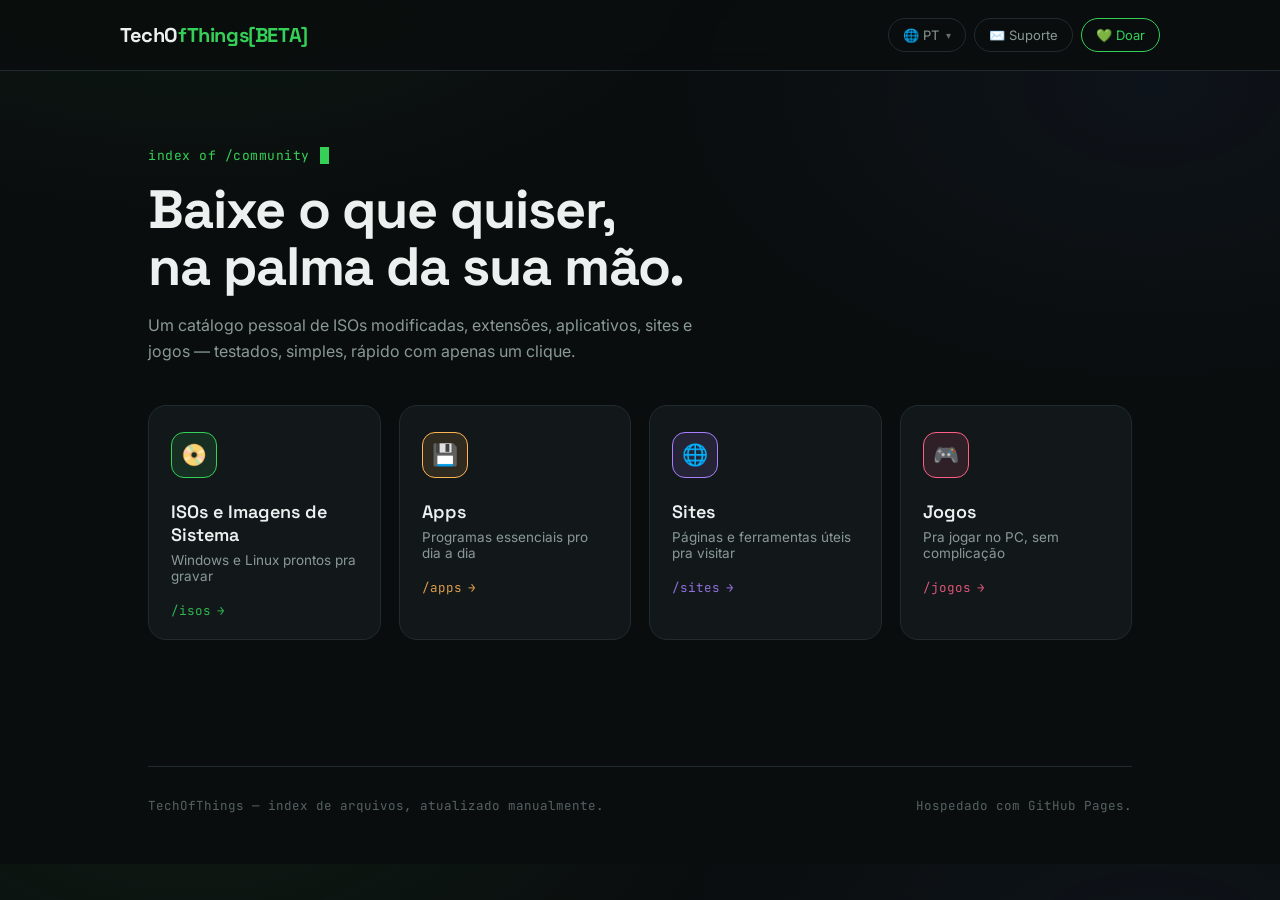
<file: index.html>
<!DOCTYPE html>
<html lang="pt-BR">
<head>
<script async src="https://pagead2.googlesyndication.com/pagead/js/adsbygoogle.js?client=ca-pub-7456114129242306"
     crossorigin="anonymous"></script>
 <!-- Clarity tracking code for https://davi-rq9.github.io/ -->
<script>
    (function(c,l,a,r,i,t,y){
        c[a]=c[a]||function(){(c[a].q=c[a].q||[]).push(arguments)};
        t=l.createElement(r);t.async=1;t.src="https://www.clarity.ms/tag/"+i+"?ref=bwt";
        y=l.getElementsByTagName(r)[0];y.parentNode.insertBefore(t,y);
    })(window, document, "clarity", "script", "xmdl5ftach");
</script>
 <meta charset="UTF-8">
<meta name="viewport" content="width=device-width, initial-scale=1.0">
<title>TechOfThings[BETA] — Download Everything/</title>
<meta name="description" content="Catálogo pessoal de downloads: ISOs modificadas do Windows e Linux, extensões de navegador e aplicativos essenciais, testados e sem enrolação.">
<link rel="canonical" href="https://davi-rq9.github.io/index.html">
<link rel="icon" href="https://davi-rq9.github.io/TOT.svg">
<link rel="preconnect" href="https://fonts.googleapis.com">
<link href="https://fonts.googleapis.com/css2?family=Space+Grotesk:wght@500;600;700&family=Inter:wght@400;500;600&family=JetBrains+Mono:wght@400;500&display=swap" rel="stylesheet">
<link rel="stylesheet" href="style.css">
</head>
<body>
<header>
  <div class="wrap header-inner">
    <div class="logo">TechO<span>fThings[BETA]</span></div>
    <button class="menu-toggle" onclick="toggleMobileMenu()">☰</button>
    <nav class="top-nav" id="topNav">
      <div class="lang-select">
        <button class="nav-pill" id="langBtn" onclick="toggleLangMenu()">🌐 PT <span class="lang-arrow">▾</span></button>
        <div class="lang-dropdown" id="langDropdown">
          <a href="#" data-lang="pt" onclick="return setLang('pt','PT')">🇧🇷 Português</a>
          <a href="#" data-lang="en" onclick="return setLang('en','EN')">🇺🇸 English</a>
          <a href="#" data-lang="es" onclick="return setLang('es','ES')">🇪🇸 Español</a>
        </div>
      </div>
      <a class="nav-pill" href="mailto:techofthings.github.io@gmail.com">✉️ Suporte</a>
      <a class="nav-pill nav-pill-donate" href="#">💚 Doar</a>
    </nav>
  </div>
</header>
<div class="wrap">
  <section class="hero">
    <div class="hero-eyebrow mono">index of /community<span class="cursor"></span></div>
    <h1 class="hero-title">Baixe o que quiser,<br>na palma da sua mão.</h1>
    <p class="hero-sub">Um catálogo pessoal de ISOs modificadas, extensões, aplicativos, sites e jogos — testados, simples, rápido com apenas um clique.</p>
    <div class="tiles">
      <a class="tile" data-cat="iso" href="isos.html">
        <div class="tile-icon">📀</div>
        <div class="tile-name">ISOs e Imagens de Sistema</div>
        <div class="tile-count">Windows e Linux prontos pra gravar</div>
        <div class="tile-path mono">/isos <span class="arrow">→</span></div>
      </a>
      <a class="tile" data-cat="app" href="apps.html">
        <div class="tile-icon">💾</div>
        <div class="tile-name">Apps</div>
        <div class="tile-count">Programas essenciais pro dia a dia</div>
        <div class="tile-path mono">/apps <span class="arrow">→</span></div>
      </a>
      <a class="tile" data-cat="site" href="sites.html">
        <div class="tile-icon">🌐</div>
        <div class="tile-name">Sites</div>
        <div class="tile-count">Páginas e ferramentas úteis pra visitar</div>
        <div class="tile-path mono">/sites <span class="arrow">→</span></div>
      </a>
      <a class="tile" data-cat="game" href="jogos.html">
        <div class="tile-icon">🎮</div>
        <div class="tile-name">Jogos</div>
        <div class="tile-count">Pra jogar no PC, sem complicação</div>
        <div class="tile-path mono">/jogos <span class="arrow">→</span></div>
      </a>
    </div>
  </section>
  <footer>
    <span class="mono">TechOfThings — index de arquivos, atualizado manualmente.</span>
    <span class="mono">Hospedado com GitHub Pages.</span>
  </footer>
</div>

<script>
  function toggleMobileMenu(){
    document.getElementById('topNav').classList.toggle('open');
  }
  function toggleLangMenu(){
    document.getElementById('langDropdown').classList.toggle('open');
  }
  function setLang(code, label){
    document.getElementById('langBtn').innerHTML = '🌐 ' + label + ' <span class="lang-arrow">▾</span>';
    document.getElementById('langDropdown').classList.remove('open');
    if(code !== 'pt'){
      alert('Tradução em breve! Por enquanto o site está só em Português.');
    }
    return false;
  }
  document.addEventListener('click', function(e){
    var wrap = document.querySelector('.lang-select');
    if(wrap && !wrap.contains(e.target)){
      document.getElementById('langDropdown').classList.remove('open');
    }
  });
</script>
</body>
</html>
</file>
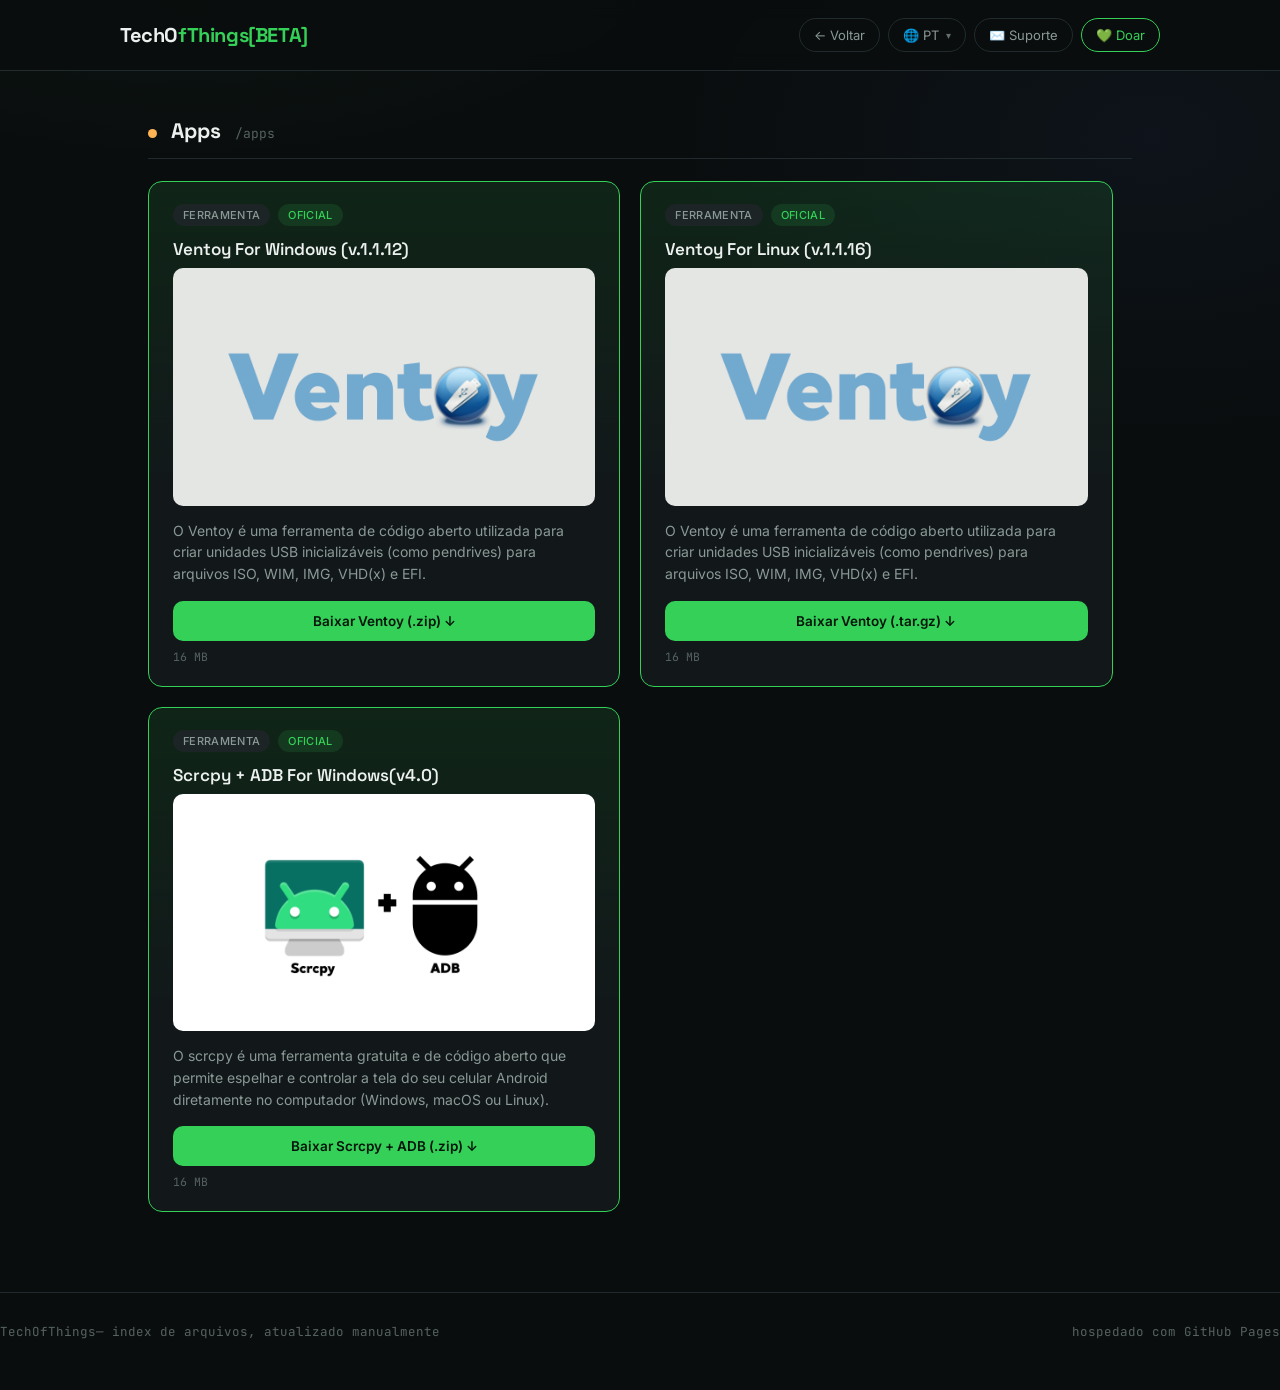
<file: apps.html>
<!DOCTYPE html>
<html lang="pt-BR">
<head>
<meta charset="UTF-8">
<meta name="viewport" content="width=device-width, initial-scale=1.0">
<title>Apps — TechOfThings[BETA]</title>
<meta name="description" content="Central de aplicativos e utilitários essenciais. Encontre ferramentas seguras para formatação e suporte prontas para download">
<link rel="canonical" href="https://davi-rq9.github.io/Teste/apps/">
<link rel="icon" href="https://davi-rq9.github.io/TOT.svg">
<link rel="preconnect" href="https://fonts.googleapis.com">
<link href="https://fonts.googleapis.com/css2?family=Space+Grotesk:wght@500;600;700&family=Inter:wght@400;500;600&family=JetBrains+Mono:wght@400;500&display=swap" rel="stylesheet">
<link rel="stylesheet" href="../style.css">
</head>
<body>

<header>
  <div class="wrap header-inner">
    <a class="logo" href="../index.html">TechO<span>fThings[BETA]</span></a>
    <nav class="top-nav">
      <a class="nav-pill" href="../index.html">← Voltar</a>
      <div class="lang-select">
        <button class="nav-pill" id="langBtn" onclick="toggleLangMenu()">🌐 PT <span class="lang-arrow">▾</span></button>
        <div class="lang-dropdown" id="langDropdown">
          <a href="#" data-lang="pt" onclick="return setLang('pt','PT')">🇧🇷 Português</a>
          <a href="#" data-lang="en" onclick="return setLang('en','EN')">🇺🇸 English</a>
          <a href="#" data-lang="es" onclick="return setLang('es','ES')">🇪🇸 Español</a>
        </div>
      </div>
      <a class="nav-pill" href="mailto:SEU_EMAIL_AQUI@exemplo.com">✉️ Suporte</a>
      <a class="nav-pill nav-pill-donate" href="#">💚 Doar</a>
    </nav>
  </div>
</header>

<div class="wrap">

  <section class="cat" id="apps" style="padding-top: 46px;">
    <div class="cat-head">
      <div class="cat-dot" style="--acc: var(--app)"></div>
      <h2>Apps</h2>
      <span class="path mono">/apps</span>
    </div>
  
<div class="cards" style="display: flex !important; flex-direction: row !important; flex-wrap: wrap !important; gap: 20px !important; width: 100% !important; justify-content: flex-start !important;">

  <div class="card featured" style="--acc-soft: var(--iso); --glow-soft: var(--iso-dim); width: calc(50% - 10px) !important; min-width: 280px !important; max-width: 48% !important; flex: 1 1 auto !important;">
    <div>
      <div class="card-tags">
        <span class="tag tag-muted">Ferramenta</span>
        <span class="tag tag-mod">Oficial</span>
      </div>
      <div class="card-name">Ventoy For Windows (v.1.1.12)</div>
      <img class="card-thumb" src="https://davi-rq9.github.io/apps/4_1.png" alt="Capa do Aplicativo Ventoy">
      <div class="card-desc">O Ventoy é uma ferramenta de código aberto utilizada para criar unidades USB inicializáveis (como pendrives) para arquivos ISO, WIM, IMG, VHD(x) e EFI.</div>
    </div>
    <div class="card-right">
      <a class="btn btn-primary" style="--acc-btn: var(--iso);" href="https://drive.usercontent.google.com/download?id=1gJG2OHWA7MW1nUsXTCMxDZoVTWjRQAA2&export=download&authuser=5&confirm=t&uuid=b5686902-b4fa-4877-ba7b-7bd19e1a2b06&at=ABswASYRP4-pVjacsafYzCT2q1Xj:1783964346296">Baixar Ventoy (.zip) ↓</a>
      <span class="btn-size mono">16 MB</span>
    </div>
  </div>

  <div class="card featured" style="--acc-soft: var(--iso); --glow-soft: var(--iso-dim); width: calc(50% - 10px) !important; min-width: 280px !important; max-width: 48% !important; flex: 1 1 auto !important;">
    <div>
      <div class="card-tags">
        <span class="tag tag-muted">Ferramenta</span>
        <span class="tag tag-mod">Oficial</span>
      </div>
      <div class="card-name">Ventoy For Linux (v.1.1.16)</div>
         <img class="card-thumb" src="https://davi-rq9.github.io/apps/4_1.png" alt="Capa do Aplicativo Ventoy">
      <div class="card-desc">O Ventoy é uma ferramenta de código aberto utilizada para criar unidades USB inicializáveis (como pendrives) para arquivos ISO, WIM, IMG, VHD(x) e EFI.</div>
    </div>
    <div class="card-right">
      <a class="btn btn-primary" style="--acc-btn: var(--iso);" href="https://drive.usercontent.google.com/download?id=1hWku440hFiBQjS6h1VBA6n3P_xXJ5aPv&export=download&authuser=5&confirm=t&uuid=9cdb559d-376d-4723-b840-92d700a5541b&at=ABswASZiPLp8eCYpN296Cj2_KkLV:1783983419742">Baixar Ventoy (.tar.gz) ↓</a>
      <span class="btn-size mono">16 MB</span>
    </div>
  </div>

   <div class="card featured" style="--acc-soft: var(--iso); --glow-soft: var(--iso-dim); width: calc(50% - 10px) !important; min-width: 280px !important; max-width: 48% !important; flex: 1 1 auto !important;">
    <div>
      <div class="card-tags">
        <span class="tag tag-muted">Ferramenta</span>
        <span class="tag tag-mod">Oficial</span>
      </div>
      <div class="card-name">Scrcpy + ADB For Windows(v4.0)</div>
         <img class="card-thumb" src="https://davi-rq9.github.io/apps/5_1.png" alt="Capa do Aplicativo Scrcpy e ADB">
      <div class="card-desc">O scrcpy é uma ferramenta gratuita e de código aberto que permite espelhar e controlar a tela do seu celular Android diretamente no computador (Windows, macOS ou Linux).</div>
    </div>
    <div class="card-right">
      <a class="btn btn-primary" style="--acc-btn: var(--iso);" href="https://drive.usercontent.google.com/download?id=16anNaofJZ0qqMueUoWEeWmd3outffGQN&export=download&authuser=0">Baixar Scrcpy + ADB (.zip) ↓</a>
      <span class="btn-size mono">16 MB</span>
    </div>
  </div>

</div>


      
      <!--
      IMPORTANTE: coloque o instalador (.exe, .msi, .dmg, etc.) dentro desta mesma pasta (apps/) no
      repositório, e use exatamente o nome do arquivo no href acima. O atributo "download" faz o
      navegador baixar o arquivo em vez de tentar abrir ele.
      -->
 </div> </section> <footer>
    <span class="mono">TechOfThings— index de arquivos, atualizado manualmente</span>
    <span class="mono">hospedado com GitHub Pages</span>
  </footer>

</div>

<script>
  function toggleLangMenu(){
    document.getElementById('langDropdown').classList.toggle('open');
  }
  function setLang(code, label){
    document.getElementById('langBtn').innerHTML = '🌐 ' + label + ' <span class="lang-arrow">▾</span>';
    document.getElementById('langDropdown').classList.remove('open');
    if(code !== 'pt'){
      alert('Tradução em breve! Por enquanto o site está só em Português.');
    }
    return false;
  }
  document.addEventListener('click', function(e){
    var wrap = document.querySelector('.lang-select');
    if(wrap && !wrap.contains(e.target)){
      document.getElementById('langDropdown').classList.remove('open');
    }
  });
</script>

</body>
</html>
</file>
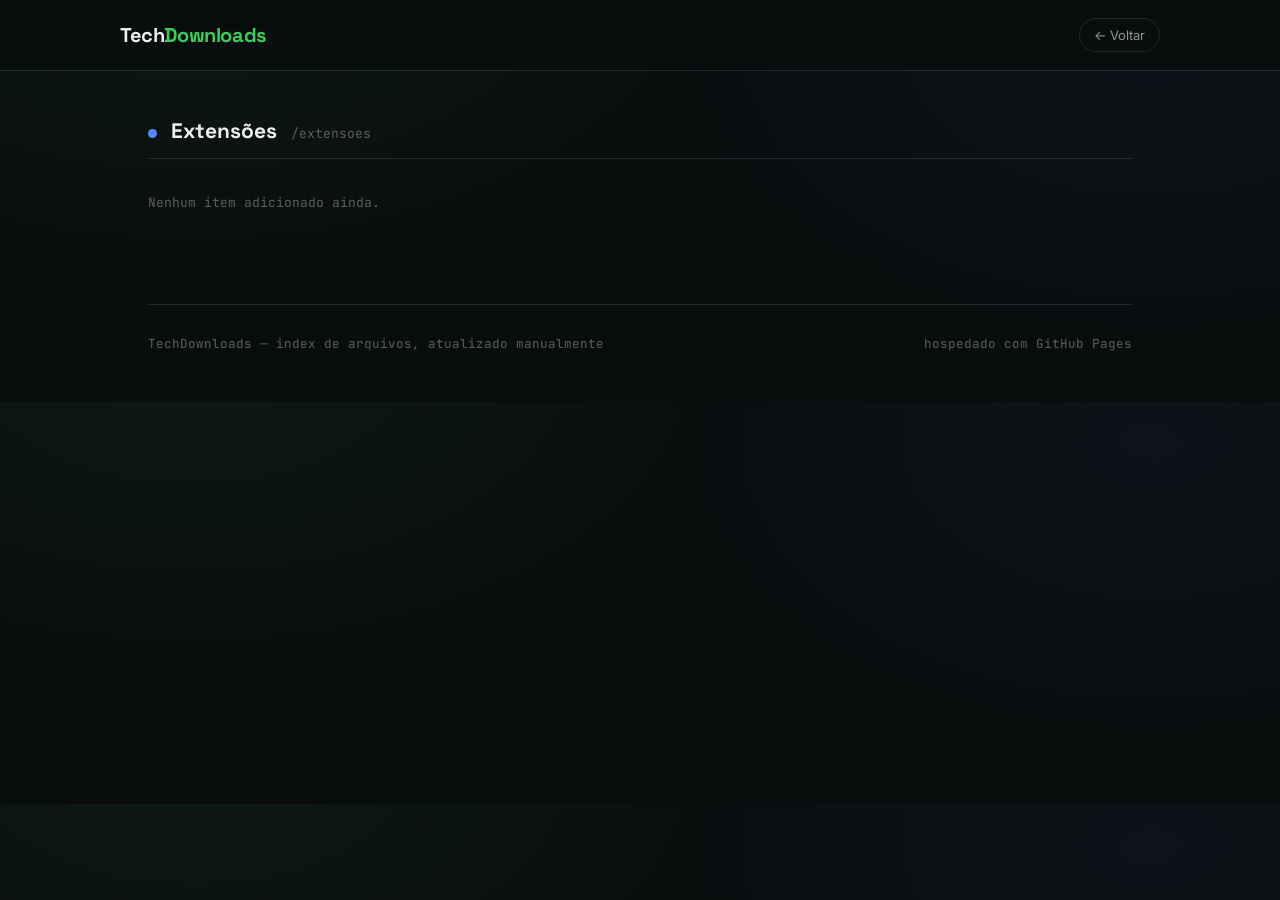
<file: extensions.html>
<!DOCTYPE html>
<html lang="pt-BR">
<head>
<meta charset="UTF-8">
<meta name="viewport" content="width=device-width, initial-scale=1.0">
<title>Extensões — TechDownloads</title>
<link rel="icon" href="data:image/svg+xml,<svg xmlns=%22http://www.w3.org/2000/svg%22 viewBox=%220 0 100 100%22><text y=%22.9em%22 font-size=%2290%22>📦</text></svg>">
<link rel="preconnect" href="https://fonts.googleapis.com">
<link href="https://fonts.googleapis.com/css2?family=Space+Grotesk:wght@500;600;700&family=Inter:wght@400;500;600&family=JetBrains+Mono:wght@400;500&display=swap" rel="stylesheet">
<link rel="stylesheet" href="style.css">
</head>
<body>

<header>
  <div class="wrap header-inner">
    <a class="logo" href="index.html">Tech<span>Downloads</span></a>
    <nav class="top-nav">
      <a class="nav-pill" href="index.html">← Voltar</a>
    </nav>
  </div>
</header>

<div class="wrap">

  <section class="cat" id="extensoes" style="padding-top: 46px;">
    <div class="cat-head">
      <div class="cat-dot" style="--acc: var(--ext)"></div>
      <h2>Extensões</h2>
      <span class="path mono">/extensoes</span>
    </div>
    <div class="cards">
      <!-- Adicione seus cards de extensão aqui. Exemplo de estrutura:

      <div class="card featured" style="--acc-soft: var(--ext); --glow-soft: var(--ext-dim);">
        <div>
          <div class="card-tags">
            <span class="tag tag-muted">Categoria</span>
            <span class="tag tag-off">Web Store</span>
          </div>
          <div class="card-name">Nome da extensão</div>
          <div class="card-desc">Descrição curta do que ela faz.</div>
        </div>
        <div class="card-right">
          <a class="btn btn-primary" style="--acc-btn: var(--ext);" href="LINK_AQUI">Acessar na Web Store ↗</a>
        </div>
      </div>

      -->
      <p class="mono" style="color: var(--faint); font-size: 13px;">Nenhum item adicionado ainda.</p>
    </div>
  </section>

  <footer>
    <span class="mono">TechDownloads — index de arquivos, atualizado manualmente</span>
    <span class="mono">hospedado com GitHub Pages</span>
  </footer>

</div>

</body>
</html>
</file>
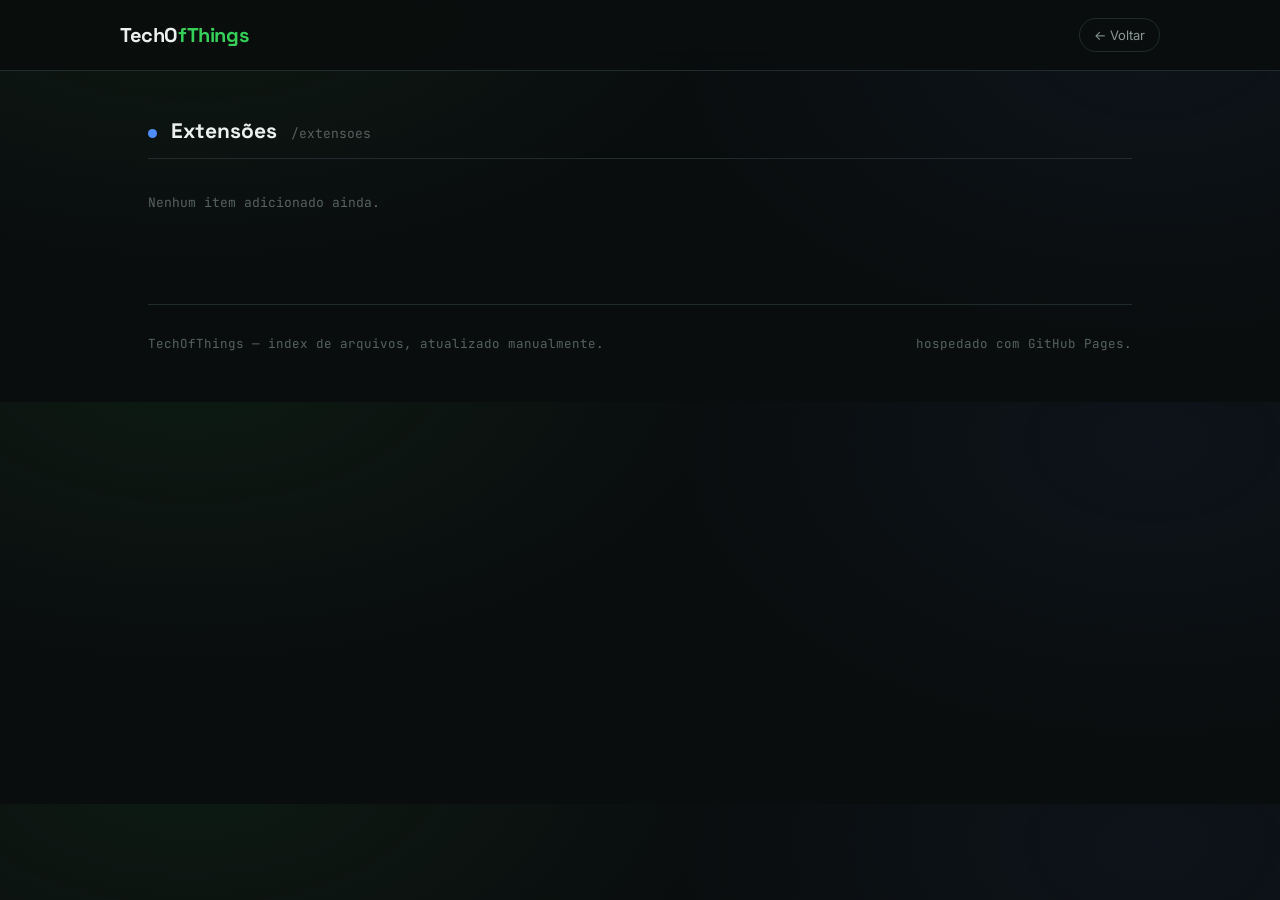
<file: extensoes.html>
<!DOCTYPE html>
<html lang="pt-BR">
<head>
<meta charset="UTF-8">
<meta name="viewport" content="width=device-width, initial-scale=1.0">
<title>Extensões — TechOfThings</title>
<link rel="icon" href="https://davi-rq9.github.io/TOT.svg">
<link rel="preconnect" href="https://fonts.googleapis.com">
<link href="https://fonts.googleapis.com/css2?family=Space+Grotesk:wght@500;600;700&family=Inter:wght@400;500;600&family=JetBrains+Mono:wght@400;500&display=swap" rel="stylesheet">
<link rel="stylesheet" href="style.css">
</head>
<body>

<header>
  <div class="wrap header-inner">
    <a class="logo" href="index.html">TechO<span>fThings</span></a>
    <nav class="top-nav">
      <a class="nav-pill" href="index.html">← Voltar</a>
    </nav>
  </div>
</header>

<div class="wrap">

  <section class="cat" id="extensoes" style="padding-top: 46px;">
    <div class="cat-head">
      <div class="cat-dot" style="--acc: var(--ext)"></div>
      <h2>Extensões</h2>
      <span class="path mono">/extensoes</span>
    </div>
    <div class="cards">
      <!-- Adicione seus cards de extensão aqui. Exemplo de estrutura:

      <div class="card featured" style="--acc-soft: var(--ext); --glow-soft: var(--ext-dim);">
        <div>
          <div class="card-tags">
            <span class="tag tag-muted">Categoria</span>
            <span class="tag tag-off">Web Store</span>
          </div>
          <div class="card-name">Nome da extensão</div>
          <div class="card-desc">Descrição curta do que ela faz.</div>
        </div>
        <div class="card-right">
          <a class="btn btn-primary" style="--acc-btn: var(--ext);" href="LINK_AQUI">Acessar na Web Store ↗</a>
        </div>
      </div>

      -->
      <p class="mono" style="color: var(--faint); font-size: 13px;">Nenhum item adicionado ainda.</p>
    </div>
  </section>

  <footer>
    <span class="mono">TechOfThings — index de arquivos, atualizado manualmente.</span>
    <span class="mono">hospedado com GitHub Pages.</span>
  </footer>

</div>

</body>
</html>
</file>
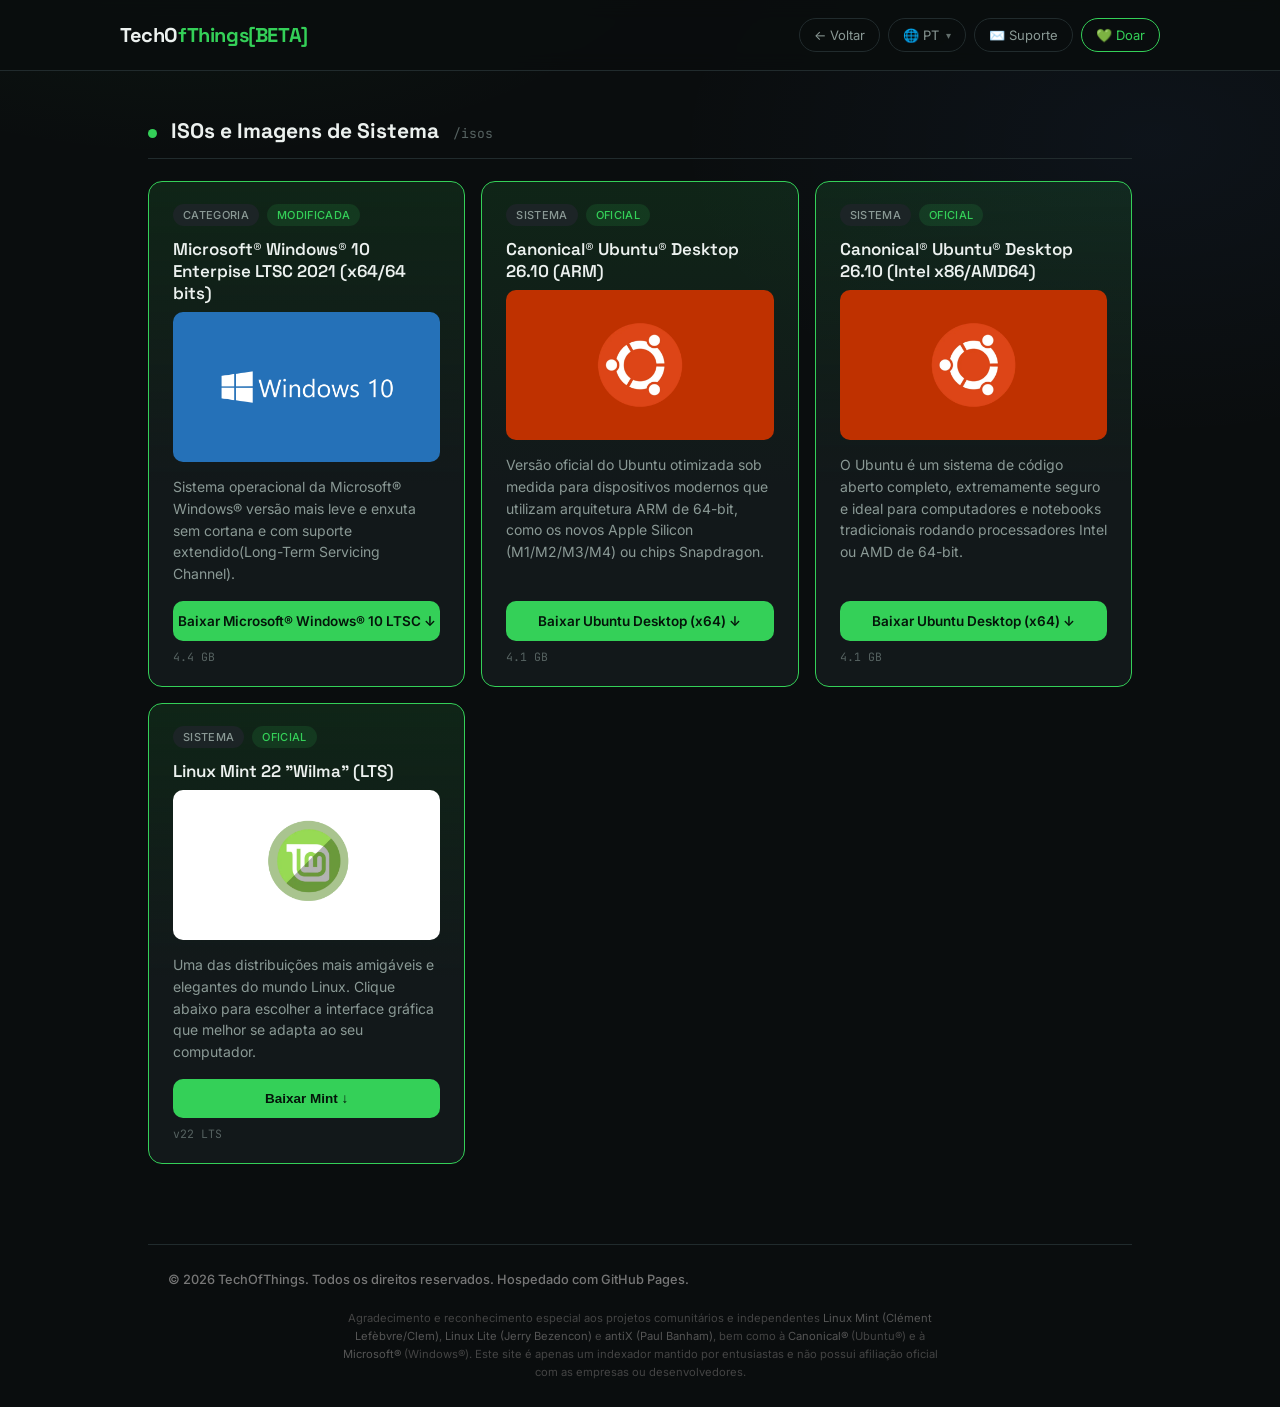
<file: isos.html>
<!DOCTYPE html>
<html lang="pt-BR">
<head>
<meta charset="UTF-8">
<meta name="viewport" content="width=device-width, initial-scale=1.0">
<title>ISOs e Imagens de Sistema — TechOfThings[BETA]</title>
<link rel="icon" href="https://davi-rq9.github.io/TOT.svg"> 
<link rel="preconnect" href="https://fonts.googleapis.com">
<link href="https://fonts.googleapis.com/css2?family=Space+Grotesk:wght@500;600;700&family=Inter:wght@400;500;600&family=JetBrains+Mono:wght@400;500&display=swap" rel="stylesheet">
<link rel="stylesheet" href="style.css">

<style>
  /* Animação de fundo do modal (fade-in) */
  @keyframes fadeIn {
    from { opacity: 0; }
    to { opacity: 1; }
  }

  /* Animação do conteúdo do modal (fade-in + deslizar para cima) */
  @keyframes slideUp {
    from {
      opacity: 0;
      transform: translateY(20px) scale(0.95);
    }
    to {
      opacity: 1;
      transform: translateY(0) scale(1);
    }
  }

  /* Classes aplicadas dinamicamente via JS */
  .modal-overlay {
    animation: fadeIn 0.25s ease forwards;
  }

  .modal-content {
    animation: slideUp 0.3s cubic-bezier(0.16, 1, 0.3, 1) forwards;
  }
</style>
</head>
<body>

<header>
  <div class="wrap header-inner">
    <a class="logo" href="index.html">TechO<span>fThings[BETA]</span></a>
    <nav class="top-nav">
      <a class="nav-pill" href="index.html">← Voltar</a>
      <div class="lang-select">
        <button class="nav-pill" id="langBtn" onclick="toggleLangMenu()">🌐 PT <span class="lang-arrow">▾</span></button>
        <div class="lang-dropdown" id="langDropdown">
          <a href="#" data-lang="pt" onclick="return setLang('pt','PT')">🇧🇷 Português</a>
          <a href="#" data-lang="en" onclick="return setLang('en','EN')">🇺🇸 English</a>
          <a href="#" data-lang="es" onclick="return setLang('es','ES')">🇪🇸 Español</a>
        </div>
      </div>
      <a class="nav-pill" href="mailto:SEU_EMAIL_AQUI@exemplo.com">✉️ Suporte</a>
      <a class="nav-pill nav-pill-donate" href="#">💚 Doar</a>
    </nav>
  </div>
</header>

<div class="wrap">

  <section class="cat" id="isos" style="padding-top: 46px;">
    <div class="cat-head">
      <div class="cat-dot" style="--acc: var(--iso)"></div>
      <h2>ISOs e Imagens de Sistema</h2>
      <span class="path mono">/isos</span>
    </div>
    
    <div class="cards">
      
      <div class="card featured" style="--acc-soft: var(--iso); --glow-soft: var(--iso-dim);">
        <div>
          <div class="card-tags">
            <span class="tag tag-muted">Categoria</span>
            <span class="tag tag-mod">Modificada</span>
          </div>
          <div class="card-name">Microsoft&reg; Windows&reg; 10 Enterpise LTSC 2021 (x64/64 bits)</div>
          <img class="card-thumb" src="https://davi-rq9.github.io/2.png" alt="Capa do sistema operacional Microsoft&reg; Windows&reg; 10">
          <div class="card-desc">Sistema operacional da Microsoft&reg; Windows&reg; versão mais leve e enxuta sem cortana e com suporte extendido(Long-Term Servicing Channel).</div>
        </div>
        <div class="card-right">
          <a class="btn btn-primary" 
             style="--acc-btn: var(--iso);" 
             href="https://drive.usercontent.google.com/download?id=1EP5ZesJgOIdS5SI5n9PlycatacUfH39g&export=download&authuser=0&confirm=t&uuid=7b02edff-3fbe-4c8c-b5a0-ec48a5193665&at=ABswASZcBLEDZ5MPA3nQjLoi_UN9%3A1783998324780"
             onclick="abrirAviso(event, this.href)">
             Baixar Microsoft&reg; Windows&reg; 10 LTSC ↓
          </a>
          <span class="btn-size mono">4.4 GB</span>
        </div>
      </div>

      <div class="card featured" style="--acc-soft: var(--iso); --glow-soft: var(--iso-dim);">
        <div>
          <div class="card-tags">
            <span class="tag tag-muted">Sistema</span>
            <span class="tag tag-mod">Oficial</span>
          </div>
          <div class="card-name">Canonical&reg; Ubuntu&reg; Desktop 26.10 (ARM)</div>
          <img class="card-thumb" src="https://davi-rq9.github.io/1.png" alt="Capa do sistema operacional Canonical&reg; Ubuntu&reg;">
          <div class="card-desc">Versão oficial do Ubuntu otimizada sob medida para dispositivos modernos que utilizam arquitetura ARM de 64-bit, como os novos Apple Silicon (M1/M2/M3/M4) ou chips Snapdragon.</div>
        </div>
        <div class="card-right">
          <a class="btn btn-primary" 
             style="--acc-btn: var(--iso);" 
             href="https://cdimage.ubuntu.com/ubuntu/releases/26.10/release/snapshot-2/ubuntu-26.10-snapshot2-desktop-arm64.iso" 
             target="_blank">
             Baixar Ubuntu Desktop (x64) ↓
          </a>
          <span class="btn-size mono">4.1 GB</span>
        </div>
      </div>

      <div class="card featured" style="--acc-soft: var(--iso); --glow-soft: var(--iso-dim);">
        <div>
          <div class="card-tags">
            <span class="tag tag-muted">Sistema</span>
            <span class="tag tag-mod">Oficial</span>
          </div>
          <div class="card-name">Canonical&reg; Ubuntu&reg; Desktop 26.10 (Intel x86/AMD64)</div>
          <img class="card-thumb" src="https://davi-rq9.github.io/1.png" alt="Capa do sistema operacional Canonical&reg; Ubuntu&reg;">
          <div class="card-desc">O Ubuntu é um sistema de código aberto completo, extremamente seguro e ideal para computadores e notebooks tradicionais rodando processadores Intel ou AMD de 64-bit.</div>
        </div>
        <div class="card-right">
          <a class="btn btn-primary" 
             style="--acc-btn: var(--iso);" 
             href="https://cdimage.ubuntu.com/ubuntu/releases/26.10/release/snapshot-2/ubuntu-26.10-snapshot2-desktop-amd64.iso" 
             target="_blank">
             Baixar Ubuntu Desktop (x64) ↓
          </a>
          <span class="btn-size mono">4.1 GB</span>
        </div>
      </div>

      <div class="card featured" style="--acc-soft: var(--iso); --glow-soft: var(--iso-dim);">
        <div>
          <div class="card-tags">
            <span class="tag tag-muted">Sistema</span>
            <span class="tag tag-mod">Oficial</span>
          </div>
          <div class="card-name">Linux Mint 22 "Wilma" (LTS)</div>
            <img class="card-thumb" src="https://davi-rq9.github.io/5.png" alt="Capa do sistema operacional Linux Mint">
          <div class="card-desc">Uma das distribuições mais amigáveis e elegantes do mundo Linux. Clique abaixo para escolher a interface gráfica que melhor se adapta ao seu computador.</div>
        </div>
        <div class="card-right">
          <button class="btn btn-primary" 
                  style="--acc-btn: var(--iso); cursor: pointer;" 
                  onclick="abrirModalMint()">
                  Baixar Mint ↓
          </button>
          <span class="btn-size mono">v22 LTS</span>
        </div>
      </div>

    </div>
  </section>

  <div id="avisoModal" class="modal-overlay" style="display: none; position: fixed; z-index: 9999; left: 0; top: 0; width: 100%; height: 100%; background-color: rgba(0,0,0,0.6); backdrop-filter: blur(3px); align-items: center; justify-content: center;">
    <div id="avisoModalContent" class="modal-content" style="background-color: #1e1e1e; color: #fff; padding: 25px; border-radius: 8px; max-width: 450px; width: 90%; text-align: center; border: 1px solid #333; box-shadow: 0 4px 20px rgba(0,0,0,0.5);">
      <h3 style="margin-top: 0; color: var(--iso, #0078d4);">Aviso de Download</h3>
      <p style="font-size: 0.9rem; color: #ccc; line-height: 1.5; margin: 15px 0;">
        Como a ISO do Windows é um arquivo grande (4,4 GB), o Google Drive exibirá uma tela dizendo que não pode verificar vírus. Pode clicar em <strong>"Fazer o download mesmo assim"</strong> com total segurança!
      </p>
      <div style="display: flex; gap: 10px; justify-content: center;">
        <button onclick="fecharModal()" style="padding: 10px 20px; background: #333; color: white; border: none; border-radius: 4px; cursor: pointer; font-weight: bold;">Cancelar</button>
        <a id="linkConfirmarDownload" href="#" target="_blank" onclick="fecharModal()" style="padding: 10px 20px; background: var(--iso, #0078d4); color: white; text-decoration: none; border-radius: 4px; font-weight: bold; display: inline-block;">Continuar</a>
      </div>
    </div>
  </div>

  <div id="mintModal" class="modal-overlay" style="display: none; position: fixed; z-index: 9999; left: 0; top: 0; width: 100%; height: 100%; background-color: rgba(0,0,0,0.6); backdrop-filter: blur(3px); align-items: center; justify-content: center;">
    <div id="mintModalContent" class="modal-content" style="background-color: #1e1e1e; color: #fff; padding: 25px; border-radius: 8px; max-width: 500px; width: 90%; border: 1px solid #333; box-shadow: 0 4px 20px rgba(0,0,0,0.5); font-family: 'Inter', sans-serif;">
      
      <h3 style="margin-top: 0; color: var(--iso, #0078d4); font-family: 'Space Grotesk', sans-serif; text-align: center; margin-bottom: 5px;">Selecione a Edição do Mint</h3>
      <p style="font-size: 0.85rem; color: #aaa; text-align: center; margin-bottom: 20px; line-height: 1.4;">
        Escolha a interface gráfica que melhor se adapta ao seu computador:
      </p>

      <div style="display: flex; flex-direction: column; gap: 12px; margin-bottom: 20px;">
        
        <div style="display: flex; justify-content: space-between; align-items: center; background: rgba(255,255,255,0.03); padding: 10px 12px; border-radius: 6px; border: 1px solid rgba(255,255,255,0.05);">
          <div style="text-align: left;">
            <strong style="font-size: 0.9rem; color: #fff;">Cinnamon</strong>
            <span style="display: block; font-size: 0.75rem; color: #888;">Moderna e principal</span>
          </div>
          <div style="display: flex; align-items: center; gap: 10px;">
            <span class="mono" style="font-size: 0.75rem; color: #666;">2.9 GB</span>
            <a class="btn btn-primary" style="--acc-btn: var(--iso); padding: 5px 12px; font-size: 0.8rem; border-radius: 4px;" href="https://mirrors.layeronline.com/linuxmint/stable/22/linuxmint-22-cinnamon-64bit.iso" target="_blank" onclick="fecharModalMint()">Baixar ↓</a>
          </div>
        </div>

        <div style="display: flex; justify-content: space-between; align-items: center; background: rgba(255,255,255,0.03); padding: 10px 12px; border-radius: 6px; border: 1px solid rgba(255,255,255,0.05);">
          <div style="text-align: left;">
            <strong style="font-size: 0.9rem; color: #fff;">MATE</strong>
            <span style="display: block; font-size: 0.75rem; color: #888;">Clássica e estável</span>
          </div>
          <div style="display: flex; align-items: center; gap: 10px;">
            <span class="mono" style="font-size: 0.75rem; color: #666;">2.9 GB</span>
            <a class="btn btn-primary" style="--acc-btn: var(--iso); padding: 5px 12px; font-size: 0.8rem; border-radius: 4px;" href="https://mirrors.layeronline.com/linuxmint/stable/22/linuxmint-22-mate-64bit.iso" target="_blank" onclick="fecharModalMint()">Baixar ↓</a>
          </div>
        </div>

        <div style="display: flex; justify-content: space-between; align-items: center; background: rgba(255,255,255,0.03); padding: 10px 12px; border-radius: 6px; border: 1px solid rgba(255,255,255,0.05);">
          <div style="text-align: left;">
            <strong style="font-size: 0.9rem; color: #fff;">Xfce</strong>
            <span style="display: block; font-size: 0.75rem; color: #888;">Extremamente leve</span>
          </div>
          <div style="display: flex; align-items: center; gap: 10px;">
            <span class="mono" style="font-size: 0.75rem; color: #666;">2.8 GB</span>
            <a class="btn btn-primary" style="--acc-btn: var(--iso); padding: 5px 12px; font-size: 0.8rem; border-radius: 4px;" href="https://mirrors.layeronline.com/linuxmint/stable/22/linuxmint-22-xfce-64bit.iso" target="_blank" onclick="fecharModalMint()">Baixar ↓</a>
          </div>
        </div>

      </div>

      <button onclick="fecharModalMint()" style="padding: 10px 20px; background: #333; color: white; border: none; border-radius: 4px; cursor: pointer; font-weight: bold; font-size: 0.85rem; width: 100%;">Fechar</button>
    </div>
  </div>

  <script>
    // Controle do Modal de Aviso do Windows (Com Animações)
    function abrirAviso(event, url) {
      event.preventDefault(); 
      document.getElementById('linkConfirmarDownload').href = url; 
      
      const overlay = document.getElementById('avisoModal');
      overlay.style.display = 'flex'; 
    }

    function fecharModal() {
      document.getElementById('avisoModal').style.display = 'none'; 
    }

    // Controle do Modal do Linux Mint (Com Animações)
    function abrirModalMint() {
      const overlay = document.getElementById('mintModal');
      overlay.style.display = 'flex';
    }

    function fecharModalMint() {
      document.getElementById('mintModal').style.display = 'none';
    }

    // Seletor de idioma
    function toggleLangMenu(){
      document.getElementById('langDropdown').classList.toggle('open');
    }
    function setLang(code, label){
      document.getElementById('langBtn').innerHTML = '🌐 ' + label + ' <span class="lang-arrow">▾</span>';
      document.getElementById('langDropdown').classList.remove('open');
      if(code !== 'pt'){
        alert('Tradução em breve! Por enquanto o site está só em Português.');
      }
      return false;
    }
    document.addEventListener('click', function(e){
      var wrap = document.querySelector('.lang-select');
      if(wrap && !wrap.contains(e.target)){
        document.getElementById('langDropdown').classList.remove('open');
      }
    });
  </script>  

  <footer style="text-align: center; padding: 25px 20px; font-size: 0.8rem; color: #555; line-height: 1.6;">
    <p style="margin: 0 0 10px 0; font-weight: 500; color: #777;">
      &copy; 2026 TechOfThings. Todos os direitos reservados. Hospedado com GitHub Pages.
    </p>
    
    <p style="margin: 0; font-size: 0.7rem; color: #444; max-width: 600px; margin: 0 auto;">
      Agradecimento e reconhecimento especial aos projetos comunitários e independentes 
      <span style="color: #555;">Linux Mint (Clément Lefèbvre/Clem)</span>, 
      <span style="color: #555;">Linux Lite (Jerry Bezencon)</span> e 
      <span style="color: #555;">antiX (Paul Banham)</span>, 
      bem como à <span style="color: #555;">Canonical&reg;</span> (Ubuntu&reg;) e à <span style="color: #555;">Microsoft&reg;</span> (Windows&reg;). 
      Este site é apenas um indexador mantido por entusiastas e não possui afiliação oficial com as empresas ou desenvolvedores.
    </p>
  </footer>

</div>

</body>
</html>
</file>
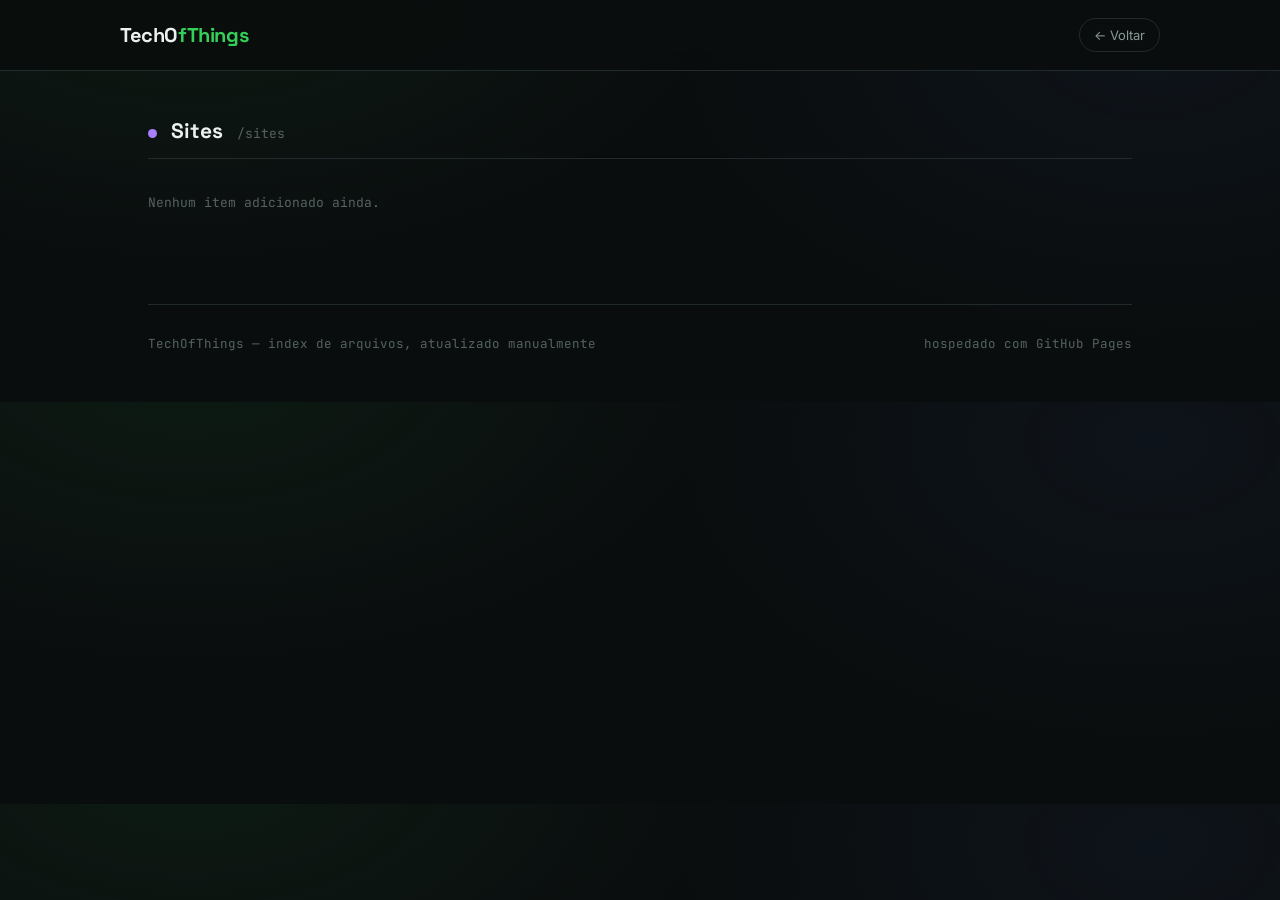
<file: sites.html>
<!DOCTYPE html>
<html lang="pt-BR">
<head>
<meta charset="UTF-8">
<meta name="viewport" content="width=device-width, initial-scale=1.0">
<title>Sites — TechOfThings</title>
<meta name="description" content="Sites e ferramentas úteis, selecionados e sem enrolação.">
<link rel="canonical" href="https://davi-rq9.github.io/Teste/sites/">
<link rel="icon" href="https://davi-rq9.github.io/TOT.svg">
<link rel="preconnect" href="https://fonts.googleapis.com">
<link href="https://fonts.googleapis.com/css2?family=Space+Grotesk:wght@500;600;700&family=Inter:wght@400;500;600&family=JetBrains+Mono:wght@400;500&display=swap" rel="stylesheet">
<link rel="stylesheet" href="../style.css">
</head>
<body>

<header>
  <div class="wrap header-inner">
    <a class="logo" href="../index.html">TechO<span>fThings</span></a>
    <nav class="top-nav">
      <a class="nav-pill" href="../index.html">← Voltar</a>
    </nav>
  </div>
</header>

<div class="wrap">

  <section class="cat" id="sites" style="padding-top: 46px;">
    <div class="cat-head">
      <div class="cat-dot" style="--acc: var(--site)"></div>
      <h2>Sites</h2>
      <span class="path mono">/sites</span>
    </div>
    <div class="cards">
      <!-- Adicione seus cards de site aqui. Exemplo de estrutura:

      <div class="card">
        <div>
          <div class="card-tags">
            <span class="tag tag-muted">Categoria</span>
            <span class="tag tag-off">Oficial</span>
          </div>
          <div class="card-name">Nome do site</div>
          <div class="card-desc">Descrição curta do que ele oferece.</div>
        </div>
        <div class="card-right">
          <a class="btn btn-primary" style="--acc-btn: var(--site);" href="https://exemplo.com" target="_blank" rel="noopener">Visitar site ↗</a>
        </div>
      </div>

      -->
      <p class="mono" style="color: var(--faint); font-size: 13px;">Nenhum item adicionado ainda.</p>
    </div>
  </section>

  <footer>
    <span class="mono">TechOfThings — index de arquivos, atualizado manualmente</span>
    <span class="mono">hospedado com GitHub Pages</span>
  </footer>

</div>

</body>
</html>
</file>
<file: style.css>
:root{
    --bg: #0a0d0e;
    --surface: #12181a;
    --surface-hi: #171f21;
    --border: #212b2d;
    --text: #ecf1ef;
    --muted: #8a9995;
    --faint: #566261;

    --iso: #34d058;
    --iso-dim: rgba(52,208,88,.12);
    --ext: #4f8cff;
    --ext-dim: rgba(79,140,255,.12);
    --app: #ffb454;
    --app-dim: rgba(255,180,84,.12);
    --site: #a97fff;
    --site-dim: rgba(169,127,255,.12);
    --game: #ff5f87;
    --game-dim: rgba(255,95,135,.12);

    --radius: 18px;
  }

  *{ box-sizing: border-box; }
  html{ scroll-behavior: smooth; }

  body{
    margin:0;
    background: var(--bg);
    background-image:
      radial-gradient(ellipse 900px 500px at 15% -10%, rgba(52,208,88,.07), transparent 60%),
      radial-gradient(ellipse 800px 500px at 90% 10%, rgba(79,140,255,.05), transparent 60%);
    color: var(--text);
    font-family: 'Inter', sans-serif;
    -webkit-font-smoothing: antialiased;
  }

  .mono{ font-family: 'JetBrains Mono', monospace; }

  a{ color: inherit; text-decoration: none; }

  .wrap{ max-width: 1040px; margin: 0 auto; padding: 0 28px; }

  /* header */
  header{
    position: sticky; top: 0; z-index: 20;
    background: rgba(10,13,14,.85);
    backdrop-filter: blur(10px);
    border-bottom: 1px solid var(--border);
  }
  .header-inner{
    display:flex; align-items:center; justify-content:space-between;
    padding: 18px 0;
  }
  .logo{
    font-family:'Space Grotesk', sans-serif; font-weight:700; font-size: 20px;
    letter-spacing: -.02em;
  }
  .logo span{ color: var(--iso); }
  nav.top-nav{ display:flex; gap: 8px; }
  .nav-pill{
    display:flex; align-items:center; gap:7px;
    padding: 8px 14px; border-radius: 999px;
    border: 1px solid var(--border);
    font-size: 13px; color: var(--muted);
    transition: all .15s ease;
  }
  .nav-pill:hover{ color: var(--text); border-color: var(--faint); background: var(--surface-hi); }

  /* botão de doar — leve destaque, sem gritar */
  .nav-pill-donate{
    border-color: var(--iso);
    color: var(--iso);
  }
  .nav-pill-donate:hover{
    background: var(--iso-dim);
    border-color: var(--iso);
    color: var(--iso);
  }

  /* seletor de idioma */
  .lang-select{ position: relative; }
  .lang-select button.nav-pill{ cursor: pointer; background: transparent; font-family: inherit; }
  .lang-arrow{ font-size: 10px; opacity: .7; }
  .lang-dropdown{
    display: none;
    position: absolute;
    top: calc(100% + 6px);
    right: 0;
    min-width: 160px;
    background: var(--surface-hi);
    border: 1px solid var(--border);
    border-radius: 10px;
    padding: 6px;
    z-index: 30;
    box-shadow: 0 8px 24px rgba(0,0,0,.35);
  }
  .lang-dropdown.open{ display: block; }
  .lang-dropdown a{
    display: block;
    padding: 8px 10px;
    border-radius: 7px;
    font-size: 13px;
    color: var(--text);
  }
  .lang-dropdown a:hover{ background: var(--surface); }

  /* hero */
  .hero{ padding: 76px 0 56px; }
  .hero-eyebrow{
    color: var(--iso); font-size: 13px; letter-spacing: .04em;
    display:flex; align-items:center; gap: 10px; margin-bottom: 18px;
  }
  .cursor{
    display:inline-block; width: 9px; height: 17px; background: var(--iso);
    animation: blink 0.53s steps(1) infinite; vertical-align: -3px;
  }
  @keyframes blink{ 50%{ opacity: 0; } }

  h1.hero-title{
    font-family:'Space Grotesk', sans-serif; font-weight: 700;
    font-size: clamp(34px, 5.2vw, 54px);
    line-height: 1.05; letter-spacing: -.02em;
    margin: 0 0 18px;
    max-width: 780px;
  }
  .hero-sub{
    color: var(--muted); font-size: 16px; line-height: 1.6;
    max-width: 560px; margin: 0 0 40px;
  }

  /* category tiles */
  .tiles{
    display:grid; grid-template-columns: repeat(auto-fit, minmax(200px, 1fr)); gap: 18px;
  }
  .tile{
    display:block;
    background: var(--surface);
    border: 1px solid var(--border);
    border-radius: var(--radius);
    padding: 26px 22px 20px;
    transition: transform .18s ease, border-color .18s ease, background .18s ease;
    position: relative;
    overflow: hidden;
  }
  .tile::before{
    content:''; position:absolute; inset:0; opacity: 0;
    transition: opacity .2s ease;
    background: radial-gradient(circle at 30% 20%, var(--glow), transparent 65%);
  }
  .tile:hover{ transform: translateY(-3px); border-color: var(--acc); }
  .tile:hover::before{ opacity: 1; }
  .tile[data-cat="iso"]{ --acc: var(--iso); --glow: var(--iso-dim); }
  .tile[data-cat="ext"]{ --acc: var(--ext); --glow: var(--ext-dim); }
  .tile[data-cat="app"]{ --acc: var(--app); --glow: var(--app-dim); }
  .tile[data-cat="site"]{ --acc: var(--site); --glow: var(--site-dim); }
  .tile[data-cat="game"]{ --acc: var(--game); --glow: var(--game-dim); }

  .tile-icon{
    width: 46px; height: 46px; border-radius: 13px;
    display:flex; align-items:center; justify-content:center;
    background: var(--glow); border: 1px solid var(--acc);
    font-size: 21px; margin-bottom: 22px;
    position: relative; z-index: 1;
  }
  .tile-name{
    font-family:'Space Grotesk', sans-serif; font-weight: 600; font-size: 18px;
    margin-bottom: 6px; position: relative; z-index: 1;
  }
  .tile-count{
    color: var(--muted); font-size: 13.5px; margin-bottom: 18px;
    position: relative; z-index: 1;
  }
  .tile-path{
    font-size: 12.5px; color: var(--acc); opacity: .85;
    display:flex; align-items:center; gap: 6px;
    position: relative; z-index: 1;
  }
  .tile-path .arrow{ transition: transform .18s ease; }
  .tile:hover .tile-path .arrow{ transform: translateX(3px); }

  /* sections */
  section.cat{ padding: 54px 0 10px; scroll-margin-top: 84px; }
  .cat-head{
    display:flex; align-items: baseline; gap: 14px; margin-bottom: 22px;
    padding-bottom: 14px; border-bottom: 1px solid var(--border);
  }
  .cat-head h2{
    font-family:'Space Grotesk', sans-serif; font-size: 21px; margin: 0;
    display:flex; align-items:center; gap: 10px;
  }
  .cat-dot{ width: 9px; height: 9px; border-radius: 50%; background: var(--acc); }
  .cat-head .path{ color: var(--faint); font-size: 13px; }

.card-thumb{
  width: 100%;
  aspect-ratio: 16 / 9;
  object-fit: cover;
  border-radius: 10px;
  margin-bottom: 14px;
  display: block;
  background: var(--surface-hi);
}
  .cards{
    display:grid;
    grid-template-columns: repeat(auto-fill, minmax(240px, 1fr));
    gap: 16px;
    align-items: stretch;
  }
  .card{
    background: var(--surface);
    border: 1px solid var(--border);
    border-radius: 14px;
    padding: 22px 24px;
    display:flex; flex-direction: column; align-items: flex-start; gap: 16px;
    transition: border-color .15s ease;
  }
  .card:hover{ border-color: var(--faint); }
  .card.featured{ border-color: var(--acc-soft, var(--border)); background: linear-gradient(180deg, var(--glow-soft, transparent), var(--surface) 60%); }

  .card-tags{ display:flex; gap: 8px; margin-bottom: 12px; }
  .tag{
    font-size: 11px; font-weight: 500; letter-spacing: .03em;
    padding: 4px 10px; border-radius: 999px;
    text-transform: uppercase;
  }
  .tag-muted{ background: #1c2426; color: var(--muted); }
  .tag-mine{ background: var(--iso-dim); color: var(--iso); }
  .tag-web{ background: var(--app-dim); color: var(--app); }
  .tag-mod{ background: var(--iso-dim); color: var(--iso); }
  .tag-off{ background: var(--ext-dim); color: var(--ext); }

  .card-name{ font-family:'Space Grotesk', sans-serif; font-weight: 600; font-size: 17px; margin-bottom: 8px; }
  .card-desc{ color: var(--muted); font-size: 14px; line-height: 1.55; }
  .card-right{ flex-shrink: 0; width: 100%; text-align: left; margin-top: auto; }

  .btn{
    display:inline-flex; align-items:center; gap: 8px;
    padding: 11px 18px; border-radius: 10px;
    font-size: 13.5px; font-weight: 600;
    white-space: nowrap; border: 1px solid transparent;
    transition: filter .15s ease, transform .1s ease;
    width: 100%; justify-content: center;
  }
  .btn:hover{ filter: brightness(1.1); }
  .btn:active{ transform: scale(.98); }
  .btn-primary{ background: var(--acc-btn); color: #04150a; }
  .btn-ghost{ background: var(--surface-hi); border-color: var(--border); color: var(--text); }
  .btn-size{ display:block; color: var(--faint); font-size: 11.5px; margin-top: 8px; text-align: left; }

  footer{
    border-top: 1px solid var(--border);
    margin-top: 70px; padding: 30px 0 50px;
    color: var(--faint); font-size: 12.5px;
    display:flex; justify-content: space-between; flex-wrap: wrap; gap: 10px;
  }

  /* menu mobile (hamburguer) */
  .menu-toggle{
    display: none;
    background: transparent;
    border: 1px solid var(--border);
    border-radius: 8px;
    color: var(--text);
    width: 38px; height: 38px;
    font-size: 18px;
    cursor: pointer;
    align-items: center; justify-content: center;
  }

  @media (max-width: 760px){
    .tiles{ grid-template-columns: 1fr; }
    .card{ flex-direction: column; align-items: flex-start; }
    .card-right{ text-align: left; width: 100%; }

    .menu-toggle{ display: flex; }

    nav.top-nav{
      display: none;
      position: absolute;
      top: 100%;
      left: 0;
      right: 0;
      flex-direction: column;
      align-items: stretch;
      gap: 6px;
      padding: 12px 20px 18px;
      background: var(--bg);
      border-bottom: 1px solid var(--border);
      box-shadow: 0 12px 24px rgba(0,0,0,.4);
    }
    nav.top-nav.open{ display: flex; }
    .header-inner{ position: relative; }

    .nav-pill{ font-size: 13px; padding: 10px 14px; justify-content: flex-start; }
    .lang-select{ width: 100%; }
    .lang-select .nav-pill{ width: 100%; justify-content: space-between; }
    .lang-dropdown{
      position: static;
      display: none;
      box-shadow: none;
      margin-top: 6px;
      width: 100%;
    }
    .lang-dropdown.open{ display: block; }
  }

  @media (prefers-reduced-motion: reduce){
    *{ animation: none !important; transition: none !important; }
  }
</file>
